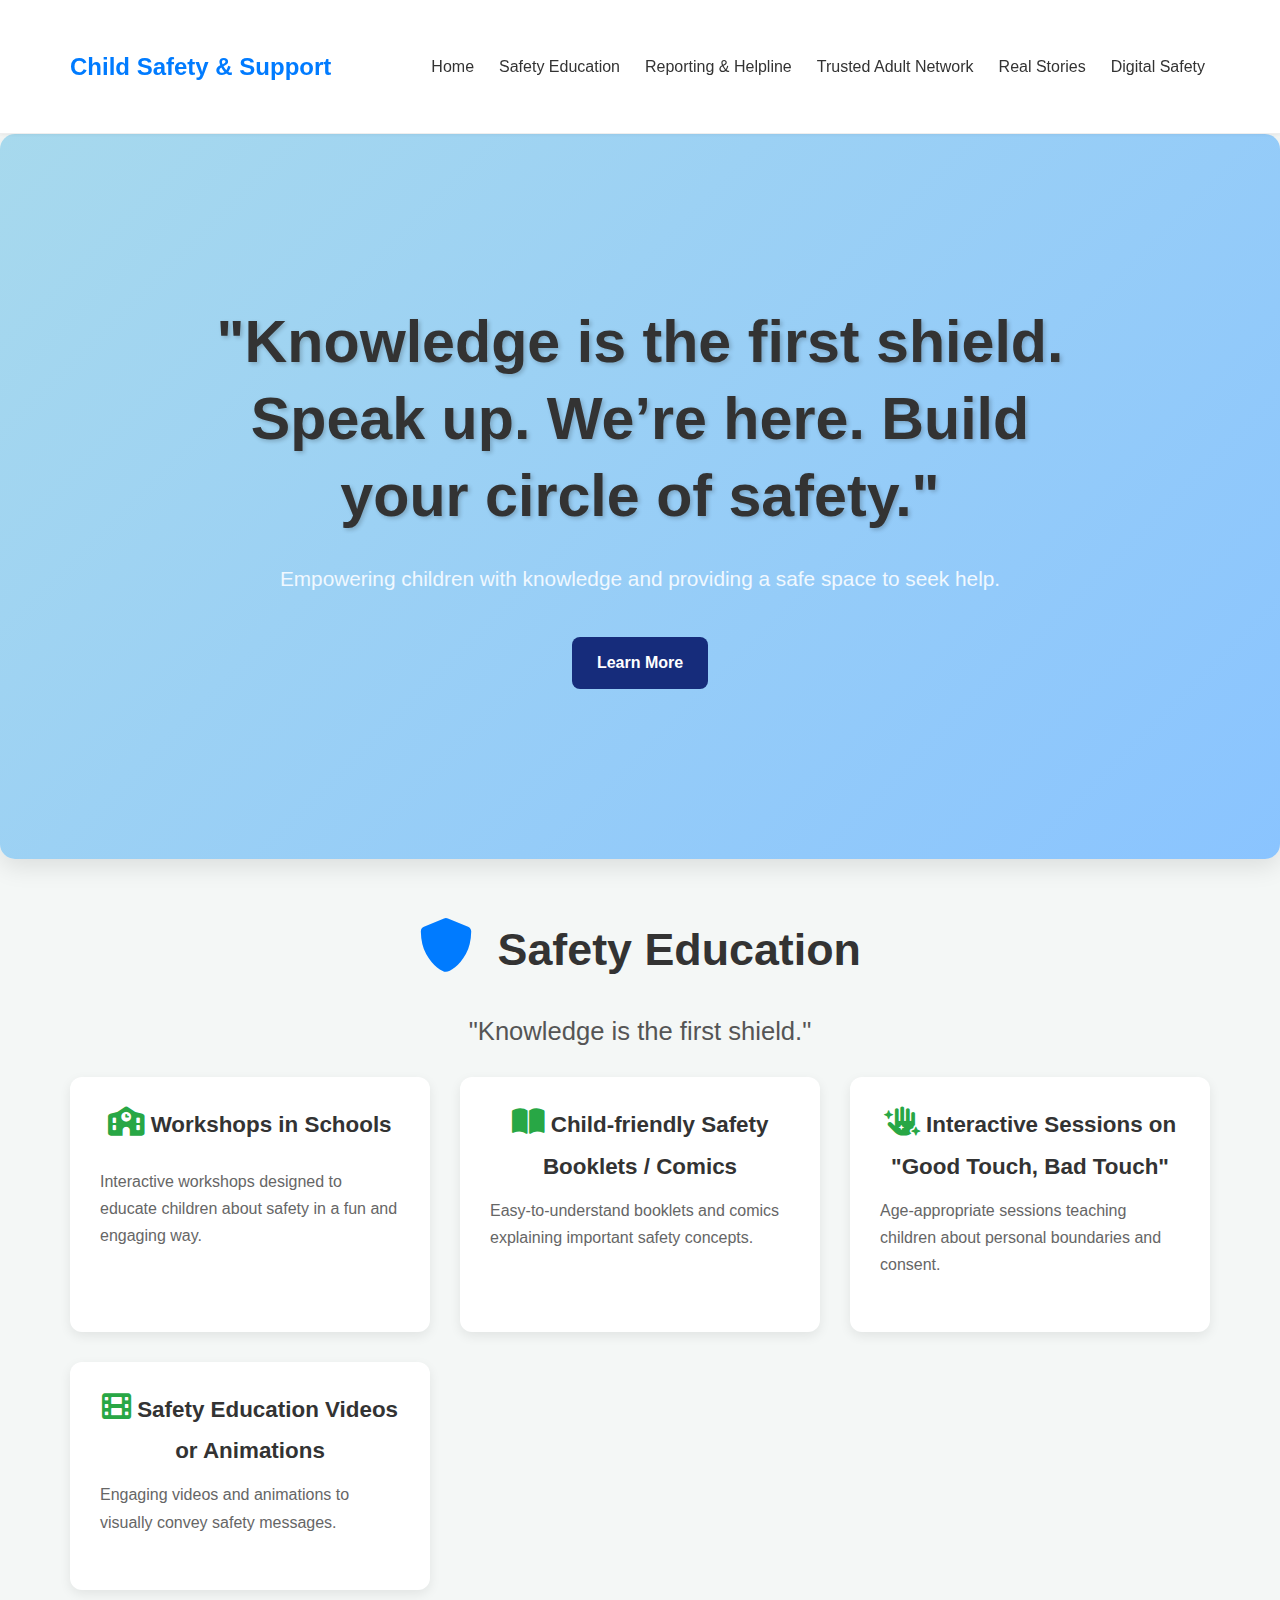
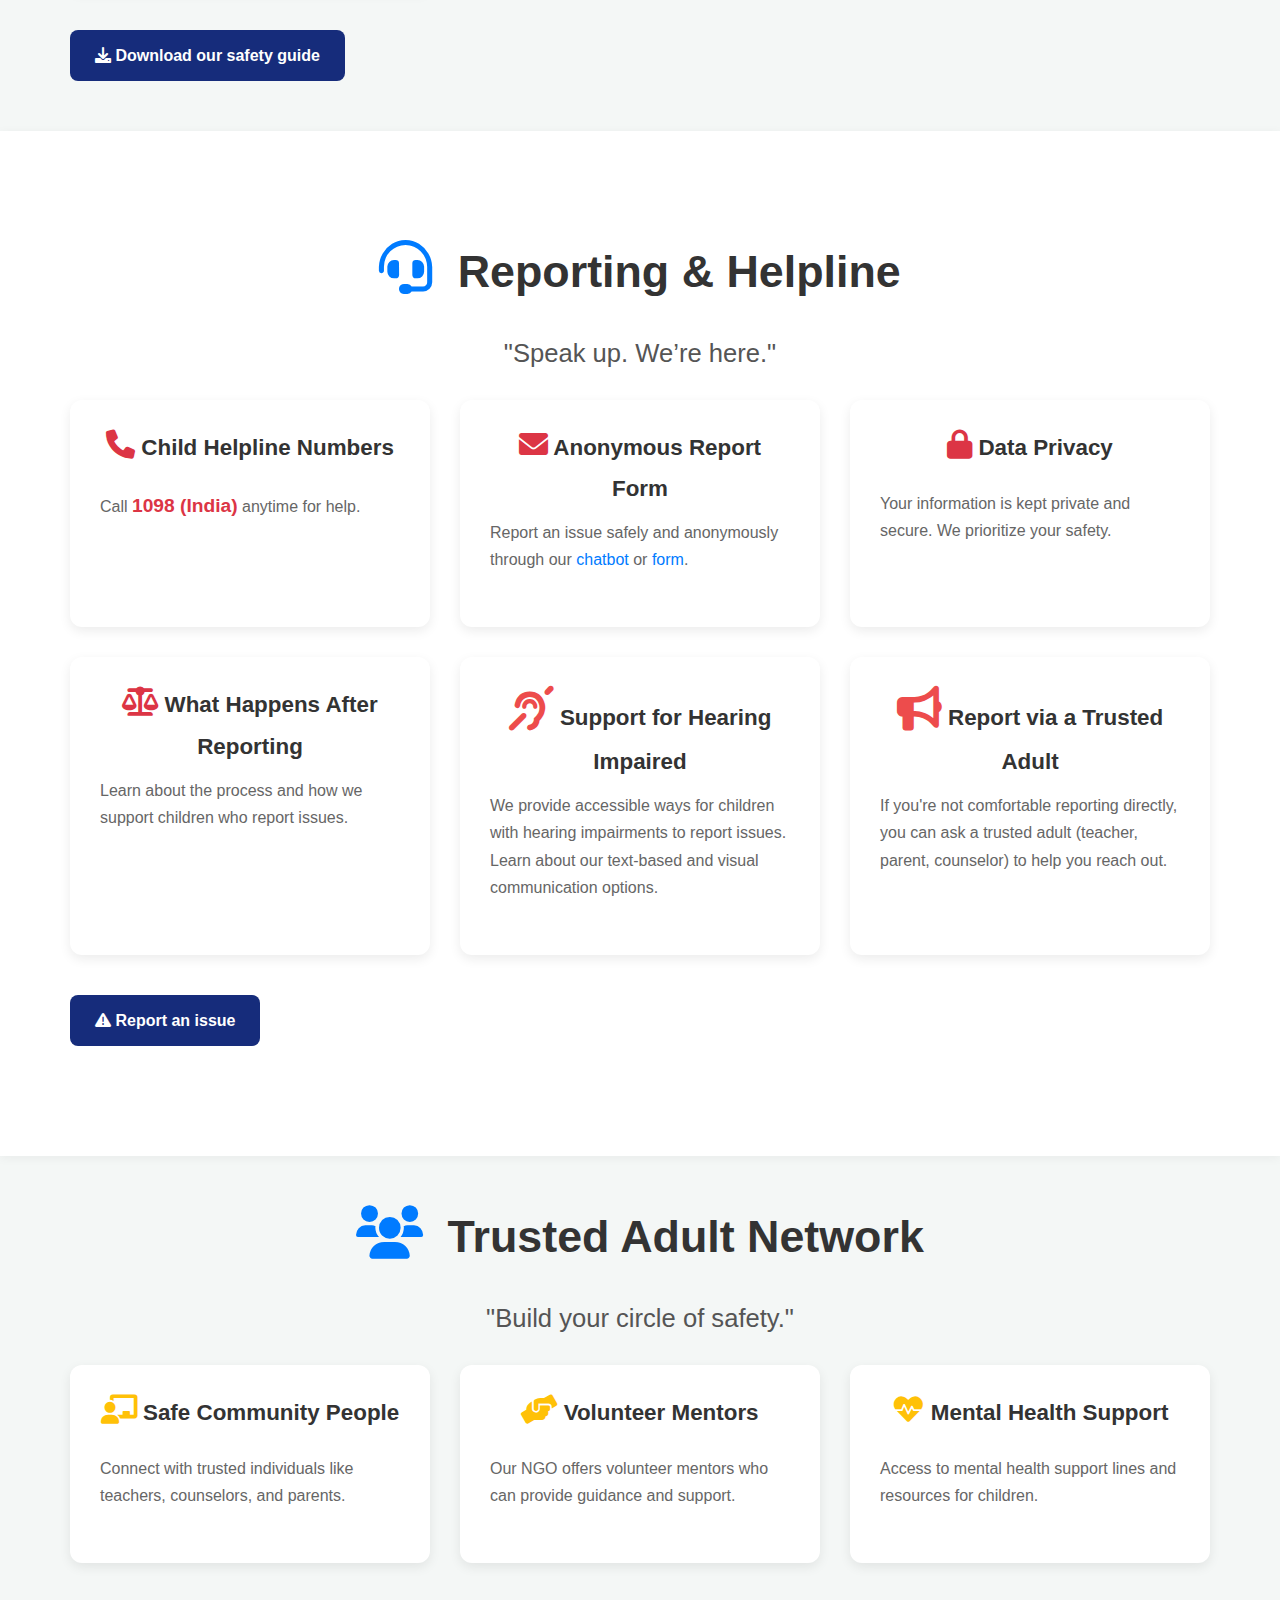
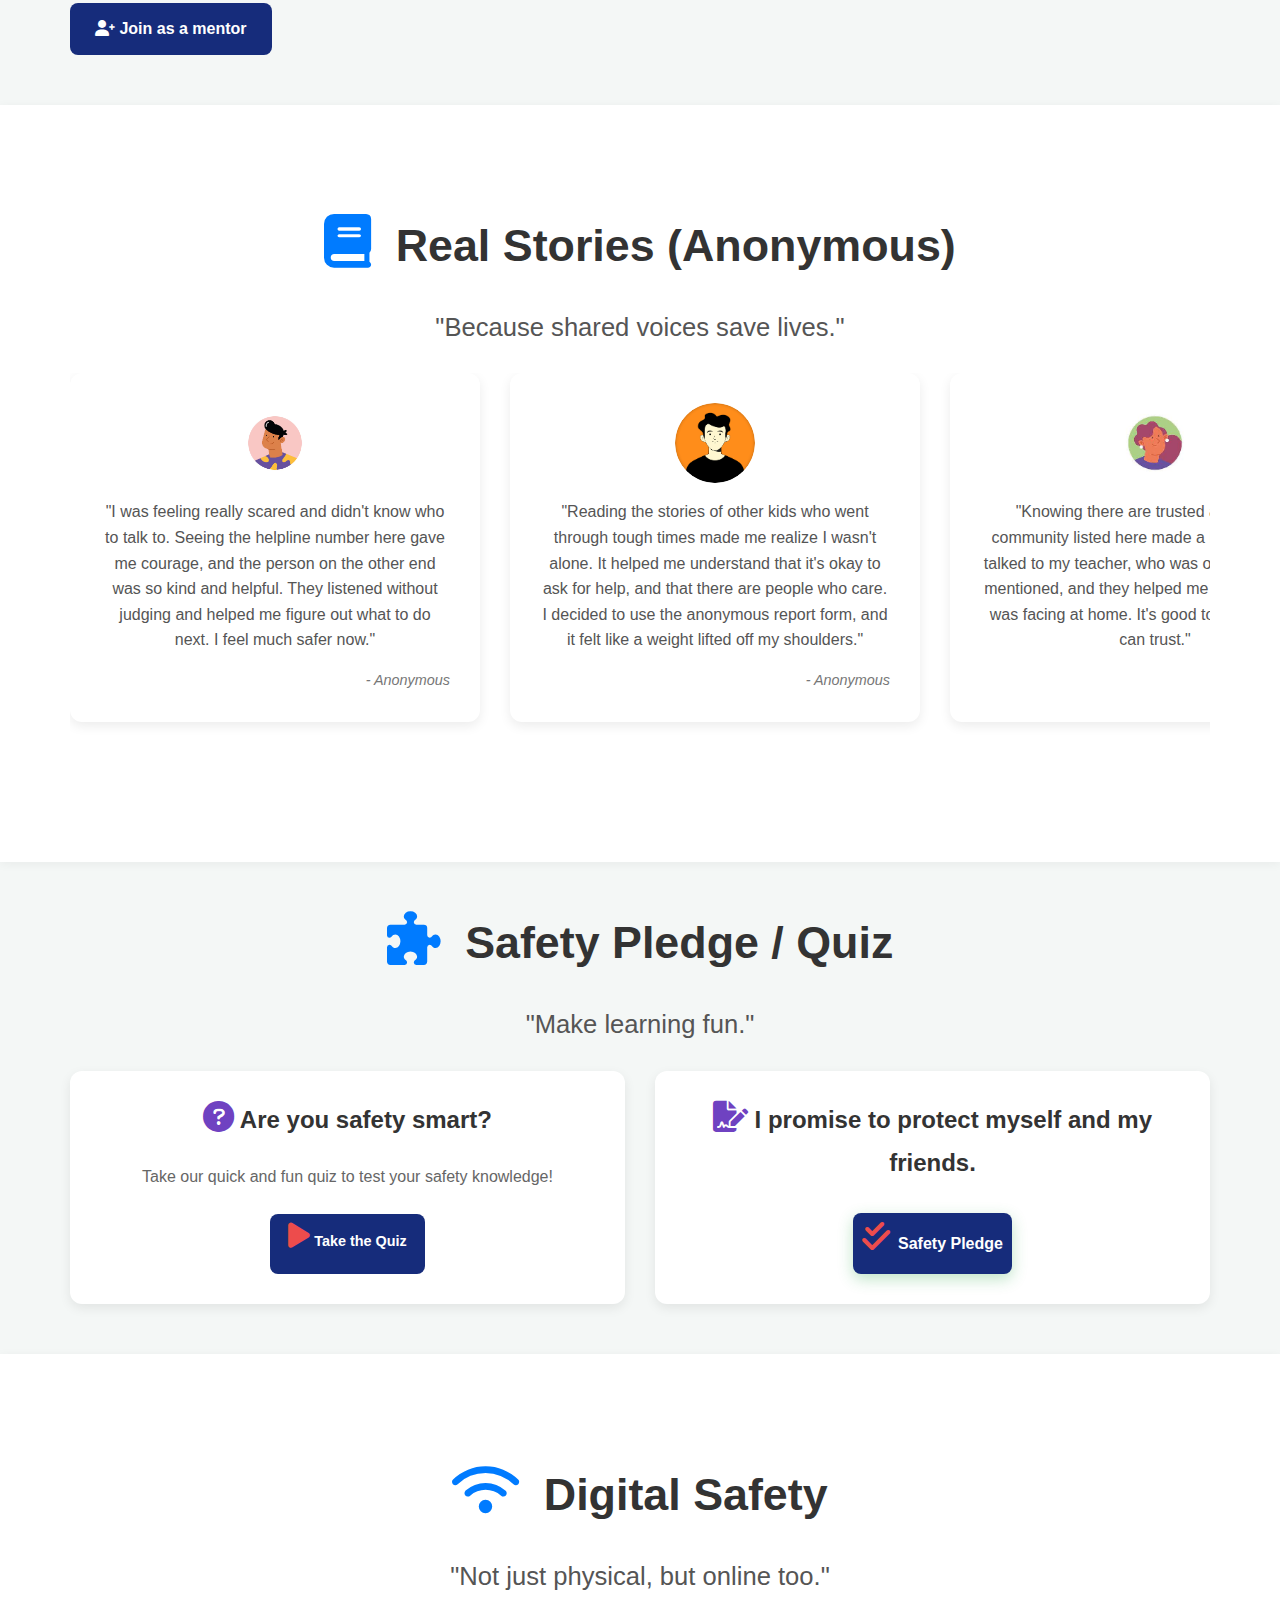
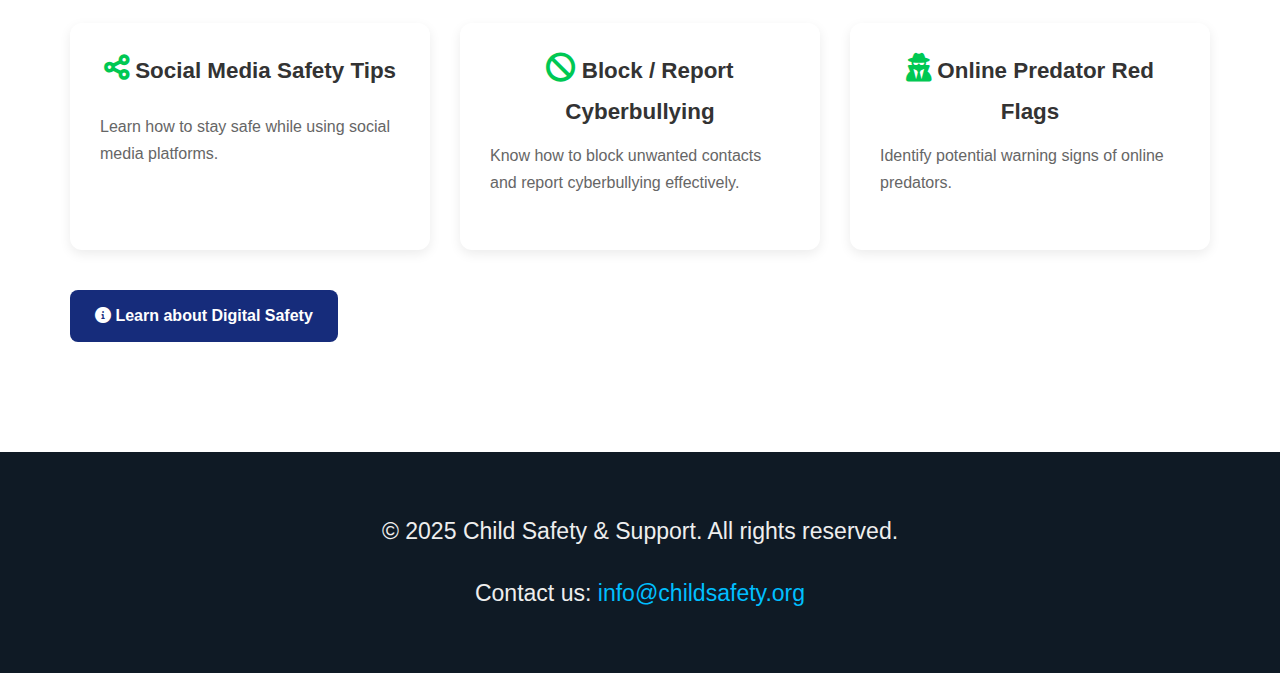
<file: children.html>
<!DOCTYPE html>
<html lang="en">
<head>
    <meta charset="UTF-8">
    <meta name="viewport" content="width=device-width, initial-scale=1.0">
    <title>Child Safety & Support</title>
    <link rel="stylesheet" href="children.css">
    <link rel="stylesheet" href="https://cdnjs.cloudflare.com/ajax/libs/font-awesome/6.0.0-beta3/css/all.min.css"> </head>
    <script src="children.js"></script>
<body>
    <header>
        <div class="container">
            <h1>Child Safety & Support</h1>
            <nav>
                <ul>
                    <li><a href="index.html">Home</a></li>
                    <li><a href="#safety-education">Safety Education</a></li>
                    <li><a href="#reporting-helpline">Reporting & Helpline</a></li>
                    <li><a href="#trusted-adults">Trusted Adult Network</a></li>
                    <li><a href="#real-stories">Real Stories</a></li>
                    <!-- <li><a href="#safety-pledge">Safety Pledge</a></li> -->
                    <li><a href="#digital-safety">Digital Safety</a></li>
                </ul>
            </nav>
        </div>
    </header>

    <section id="hero" class="hero">
        <div class="container">
            <h2>"Knowledge is the first shield. Speak up. We’re here. Build your circle of safety."</h2>
            <p>Empowering children with knowledge and providing a safe space to seek help.</p>
            <a href="#safety-education" class="button">Learn More</a>
        </div>
    </section>

    <section id="safety-education" class="section">
        <div class="container">
            <h2><i class="fas fa-shield-alt"></i> Safety Education</h2>
            <p>"Knowledge is the first shield."</p>
            <div class="grid">
                <div class="card">
                    <h3><i class="fas fa-school"></i> Workshops in Schools</h3>
                    <p>Interactive workshops designed to educate children about safety in a fun and engaging way.</p>
                </div>
                <div class="card">
                    <h3><i class="fas fa-book-open"></i> Child-friendly Safety Booklets / Comics</h3>
                    <p>Easy-to-understand booklets and comics explaining important safety concepts.</p>
                </div>
                <div class="card">
                    <h3><i class="fas fa-hand-sparkles"></i> Interactive Sessions on "Good Touch, Bad Touch"</h3>
                    <p>Age-appropriate sessions teaching children about personal boundaries and consent.</p>
                </div>
                <div class="card">
                    <h3><i class="fas fa-film"></i> Safety Education Videos or Animations</h3>
                    <p>Engaging videos and animations to visually convey safety messages.</p>
                </div>
            </div>
            <a href="#" class="button"><i class="fas fa-download"></i> Download our safety guide</a>
        </div>
    </section>

    <section id="reporting-helpline" class="section bg-light">
        <div class="container">
            <h2><i class="fas fa-headset"></i> Reporting & Helpline</h2>
            <p>"Speak up. We’re here."</p>
            <div class="grid">
                <div class="card">
                    <h3><i class="fas fa-phone"></i> Child Helpline Numbers</h3>
                    <p>Call <strong class="helpline-number">1098 (India)</strong> anytime for help.</p>
                </div>
                <div class="card">
                    <h3><i class="fas fa-envelope"></i> Anonymous Report Form</h3>
                    <p>Report an issue safely and anonymously through our <a href="#">chatbot</a> or <a href="#">form</a>.</p>
                </div>
                <div class="card">
                    <h3><i class="fas fa-lock"></i> Data Privacy</h3>
                    <p>Your information is kept private and secure. We prioritize your safety.</p>
                </div>
                <div class="card">
                    <h3><i class="fas fa-balance-scale"></i> What Happens After Reporting</h3>
                    <p>Learn about the process and how we support children who report issues.</p>
                </div>
                <div class="card">
                    <h3><i class="fas fa-deaf"></i> Support for Hearing Impaired</h3>
                    <p>We provide accessible ways for children with hearing impairments to report issues. Learn about our text-based and visual communication options.</p>
                </div>
                <div class="card">
                    <h3><i class="fas fa-bullhorn"></i> Report via a Trusted Adult</h3>
                    <p>If you're not comfortable reporting directly, you can ask a trusted adult (teacher, parent, counselor) to help you reach out.</p>
                </div>
            </div>
            <a href="#" class="button"><i class="fas fa-exclamation-triangle"></i> Report an issue</a>
        </div>
    </section>

    <section id="trusted-adults" class="section">
        <div class="container">
            <h2><i class="fas fa-users"></i> Trusted Adult Network</h2>
            <p>"Build your circle of safety."</p>
            <div class="grid">
                <div class="card">
                    <h3><i class="fas fa-chalkboard-teacher"></i> Safe Community People</h3>
                    <p>Connect with trusted individuals like teachers, counselors, and parents.</p>
                </div>
                <div class="card">
                    <h3><i class="fas fa-hands-helping"></i> Volunteer Mentors</h3>
                    <p>Our NGO offers volunteer mentors who can provide guidance and support.</p>
                </div>
                <div class="card">
                    <h3><i class="fas fa-heartbeat"></i> Mental Health Support</h3>
                    <p>Access to mental health support lines and resources for children.</p>
                </div>
            </div>
            <a href="#" class="button"><i class="fas fa-user-plus"></i> Join as a mentor</a>
        </div>
    </section>

    <section id="real-stories" class="section bg-light">
        <div class="container">
            <h2><i class="fas fa-book"></i> Real Stories (Anonymous)</h2>
            <p>"Because shared voices save lives."</p>
            <div class="stories-container">
                <div class="story-card">
                    <div class="masked-image">
                        <img src="pfp1.avif" alt="Anonymous Child" loading="lazy">
                    </div>
                    <p>"I was feeling really scared and didn't know who to talk to. Seeing the helpline number here gave me courage, and the person on the other end was so kind and helpful. They listened without judging and helped me figure out what to do next. I feel much safer now."</p>
                    <p class="attribution">- Anonymous</p>
                </div>
                
                <div class="story-card">
                    <div class="masked-image">
                        <img src="pfp2.png" alt="Anonymous Child" loading="lazy">
                    </div>
                    <p>"Reading the stories of other kids who went through tough times made me realize I wasn't alone. It helped me understand that it's okay to ask for help, and that there are people who care. I decided to use the anonymous report form, and it felt like a weight lifted off my shoulders."</p>
                    <p class="attribution">- Anonymous</p>
                </div>
                
                <div class="story-card">
                    <div class="masked-image">
                        <img src="pfp3.jpeg" alt="Anonymous Child" loading="lazy">
                    </div>
                    <p>"Knowing there are trusted adults in my community listed here made a big difference. I talked to my teacher, who was one of the people mentioned, and they helped me with a problem I was facing at home. It's good to know who you can trust."</p>
                    <p class="attribution">- Anonymous</p>
                </div>
            <a href="#" class="button"><i class="fas fa-eye"></i> Read their stories</a>
        </div>
    </section>

    <section id="safety-pledge" class="section">
        <div class="container">
            <h2><i class="fas fa-puzzle-piece"></i> Safety Pledge / Quiz</h2>
            <p>"Make learning fun."</p>
            <div class="pledge-quiz-container">
                <div class="card">
                    <h3><i class="fas fa-question-circle"></i> Are you safety smart?</h3>
                    <p>Take our quick and fun quiz to test your safety knowledge!</p>
                    <a href="#" class="button small"><i class="fas fa-play"></i> Take the Quiz</a>
                </div>
                <div class="card">
                    <h3><i class="fas fa-file-signature"></i> I promise to protect myself and my friends.</h3>
                    <button class="button secondary"><i class="fas fa-check-double"></i>Safety Pledge</button>
                    </div>
            </div>
        </div>
    </section>

    <section id="digital-safety" class="section bg-light">
        <div class="container">
            <h2><i class="fas fa-wifi"></i> Digital Safety</h2>
            <p>"Not just physical, but online too."</p>
            <div class="grid">
                <div class="card">
                    <h3><i class="fas fa-share-alt"></i> Social Media Safety Tips</h3>
                    <p>Learn how to stay safe while using social media platforms.</p>
                </div>
                <div class="card">
                    <h3><i class="fas fa-ban"></i> Block / Report Cyberbullying</h3>
                    <p>Know how to block unwanted contacts and report cyberbullying effectively.</p>
                </div>
                <div class="card">
                    <h3><i class="fas fa-user-secret"></i> Online Predator Red Flags</h3>
                    <p>Identify potential warning signs of online predators.</p>
                </div>
            </div>
            <a href="#" class="button"><i class="fas fa-info-circle"></i> Learn about Digital Safety</a>
        </div>
    </section>

    <footer>
        <div class="container">
            <p>&copy; 2025 Child Safety & Support. All rights reserved.</p>
            <p>Contact us: <a href="mailto:info@childsafety.org">info@childsafety.org</a></p>
        </div>
    </footer>
</body>
</html>
</file>
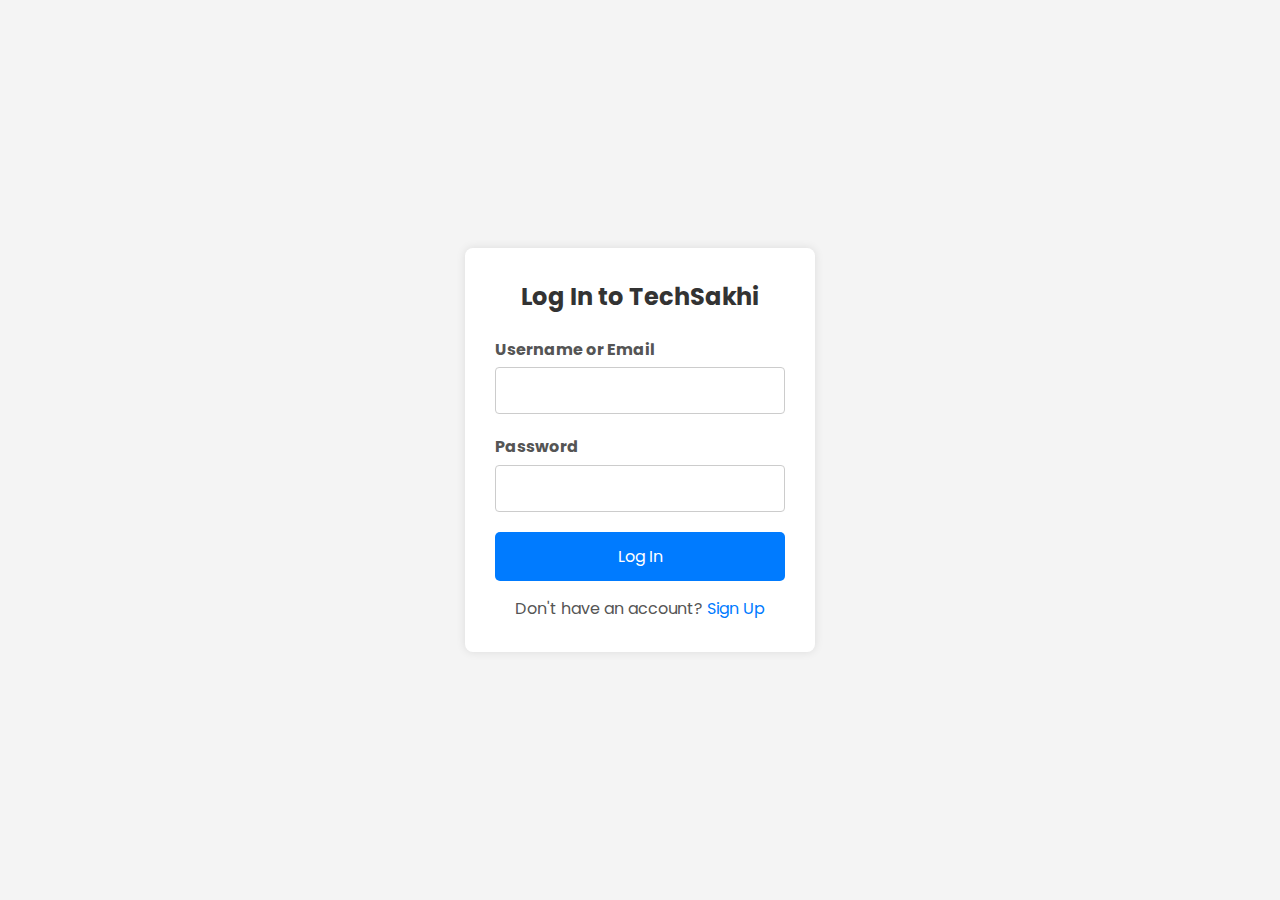
<file: login.html>
<!DOCTYPE html>
<html lang="en">
<head>
    <meta charset="UTF-8">
    <meta name="viewport" content="width=device-width, initial-scale=1.0">
    <title>TechSakhi - Login</title>
    <link rel="stylesheet" href="style.css">
    <link href="https://fonts.googleapis.com/css2?family=Poppins:wght@300;400;500;600;700&display=swap" rel="stylesheet">
    <style>
        body {
            display: flex;
            justify-content: center;
            align-items: center;
            min-height: 100vh;
            background-color: #f4f4f4;
        }

        .login-container {
            background-color: white;
            padding: 30px;
            border-radius: 8px;
            box-shadow: 0 0 10px rgba(0, 0, 0, 0.1);
            width: 350px;
        }

        .login-container h2 {
            text-align: center;
            margin-bottom: 20px;
            color: #333;
        }

        .form-group {
            margin-bottom: 20px;
        }

        .form-group label {
            display: block;
            margin-bottom: 5px;
            color: #555;
            font-weight: bold;
        }

        .form-group input[type="text"],
        .form-group input[type="password"] {
            width: 100%;
            padding: 10px;
            border: 1px solid #ccc;
            border-radius: 4px;
            box-sizing: border-box;
            font-size: 16px;
        }

        .login-button {
            background-color: #007bff;
            color: white;
            padding: 12px 20px;
            border: none;
            border-radius: 5px;
            cursor: pointer;
            font-size: 16px;
            width: 100%;
            display: block;
            text-align: center;
            text-decoration: none;
        }

        .login-button:hover {
            background-color: #0056b3;
        }

        .signup-link {
            text-align: center;
            margin-top: 15px;
            color: #555;
        }

        .signup-link a {
            color: #007bff;
            text-decoration: none;
        }

        .signup-link a:hover {
            text-decoration: underline;
        }
    </style>
</head>
<body>
    <div class="login-container">
        <h2>Log In to TechSakhi</h2>
        <form id="loginForm">
            <div class="form-group">
                <label for="username">Username or Email</label>
                <input type="text" id="username" name="username" required>
            </div>
            <div class="form-group">
                <label for="password">Password</label>
                <input type="password" id="password" name="password" required>
            </div>
            <button type="submit" class="login-button">Log In</button>
        </form>
        <p class="signup-link">Don't have an account? <a href="signup.html">Sign Up</a></p>
    </div>

    <script>
        document.addEventListener('DOMContentLoaded', function() {
            const loginForm = document.getElementById('loginForm');

            loginForm.addEventListener('submit', function(event) {
                event.preventDefault(); // Prevent the default form submission

                const username = document.getElementById('username').value;
                const password = document.getElementById('password').value;

                // In a real application, you would send these credentials to a server for authentication.
                // For this example, we'll just simulate a successful login.
                console.log('Logging in with:', { username: username, password: password });

                // Placeholder for actual authentication logic
                if (username === 'testuser' && password === 'password') {
                    alert('Login successful!');
                    // Redirect back to the main page or a dashboard
                    window.location.href = 'index.html';
                } else {
                    alert('Invalid username or password.');
                }
            });
        });
    </script>
</body>
</html>
</file>
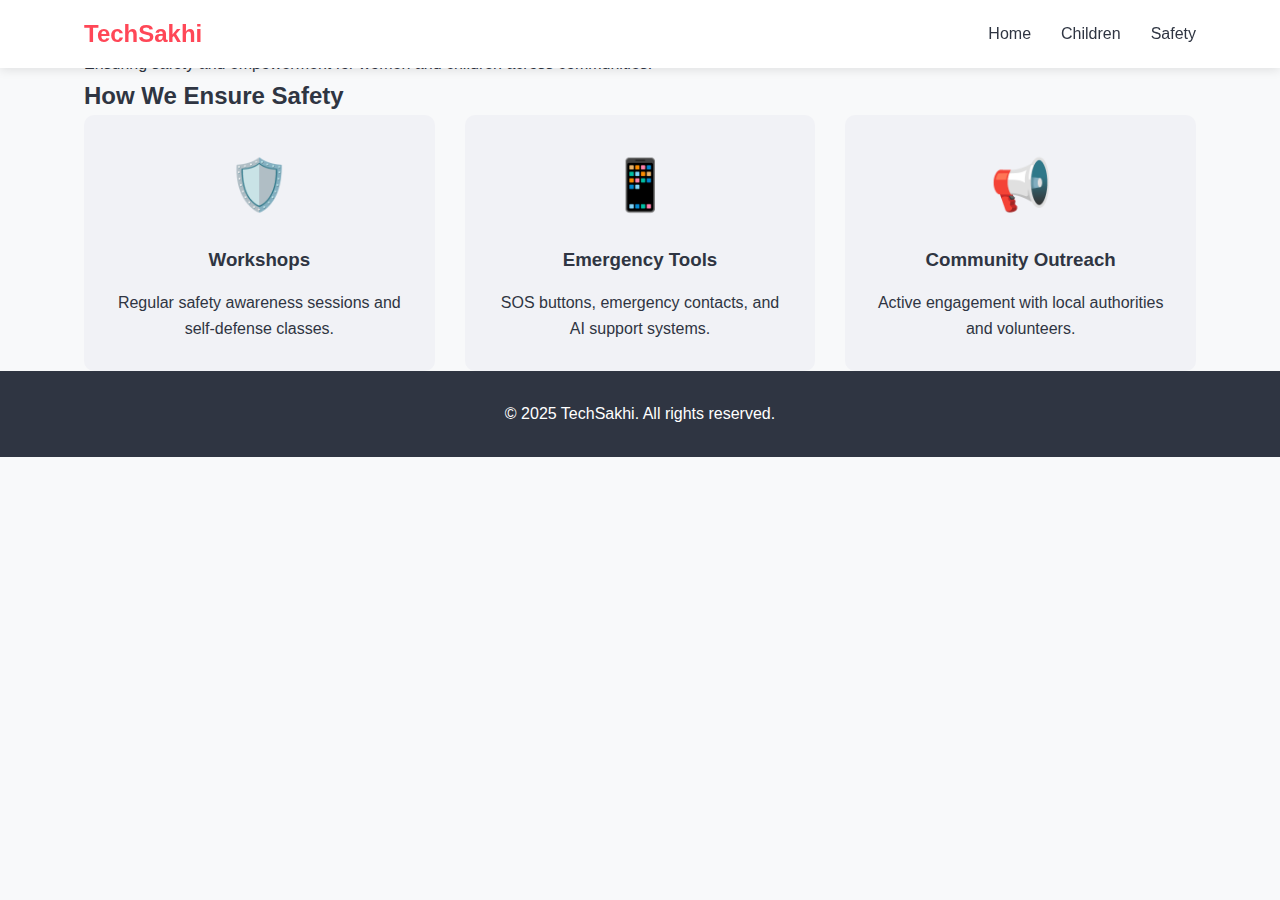
<file: safety.html>
<!-- safety.html -->
<!DOCTYPE html>
<html lang="en">
<head>
    <meta charset="UTF-8">
    <meta name="viewport" content="width=device-width, initial-scale=1.0">
    <title>Safety Initiatives - TechSakhi NGO</title>
    <link rel="stylesheet" href="style.css">
</head>
<body>
    <header>
        <div class="container">
            <div class="logo">TechSakhi</div>
            <nav>
                <ul>
                    <li><a href="index.html">Home</a></li>
                    <li><a href="children.html">Children</a></li>
                    <li><a href="safety.html" class="active">Safety</a></li>
                </ul>
            </nav>
        </div>
    </header>

    <section class="safety-hero">
        <div class="container">
            <h1>Safety Programs</h1>
            <p>Ensuring safety and empowerment for women and children across communities.</p>
        </div>
    </section>

    <section class="safety-features">
        <div class="container">
            <h2>How We Ensure Safety</h2>
            <div class="features-grid">
                <div class="feature-card">
                    <div class="icon">🛡️</div>
                    <h3>Workshops</h3>
                    <p>Regular safety awareness sessions and self-defense classes.</p>
                </div>
                <div class="feature-card">
                    <div class="icon">📱</div>
                    <h3>Emergency Tools</h3>
                    <p>SOS buttons, emergency contacts, and AI support systems.</p>
                </div>
                <div class="feature-card">
                    <div class="icon">📢</div>
                    <h3>Community Outreach</h3>
                    <p>Active engagement with local authorities and volunteers.</p>
                </div>
            </div>
        </div>
    </section>

    <footer>
        <div class="container">
            <p>&copy; 2025 TechSakhi. All rights reserved.</p>
        </div>
    </footer>
</body>
</html>
</file>
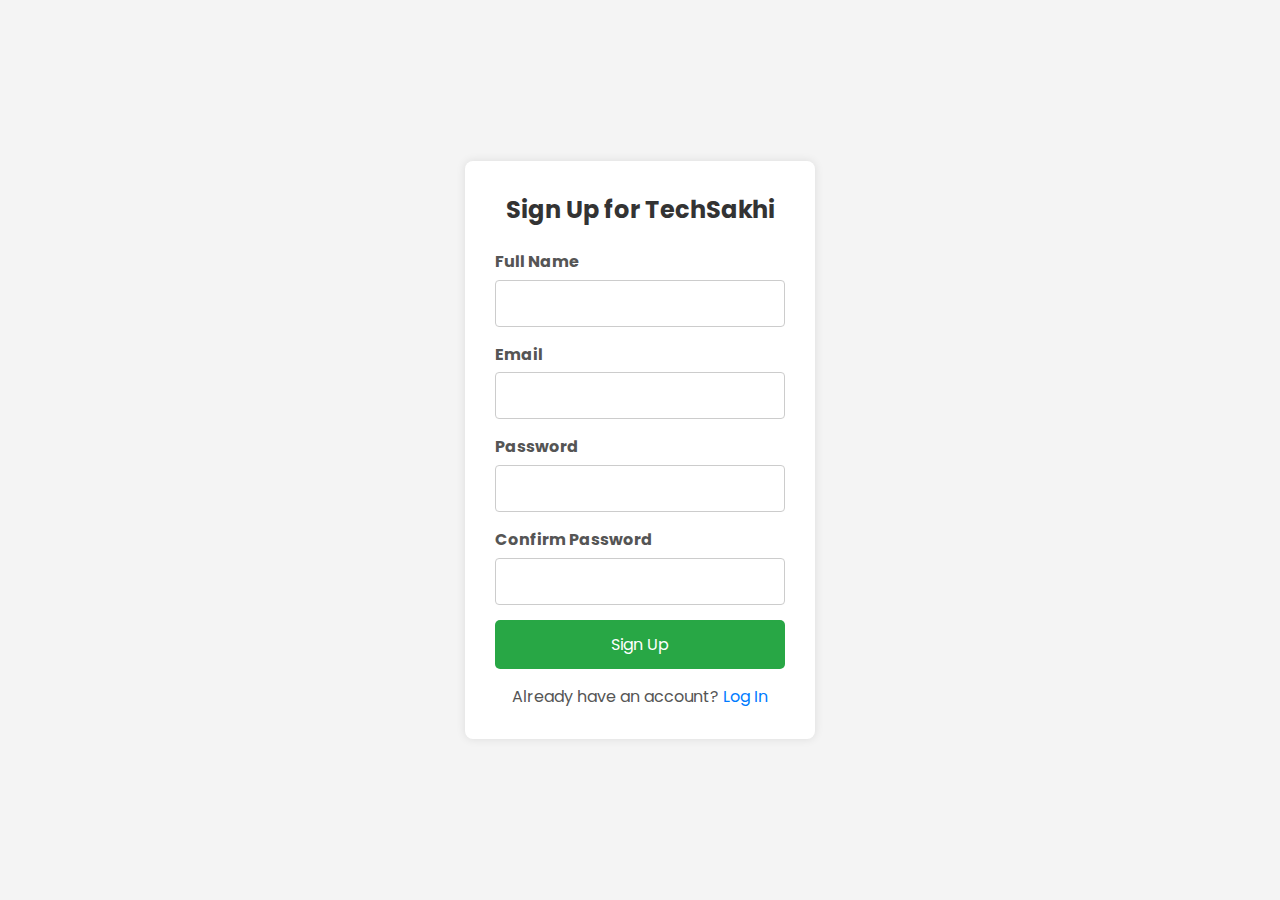
<file: signup.html>
<!DOCTYPE html>
<html lang="en">
<head>
    <meta charset="UTF-8">
    <meta name="viewport" content="width=device-width, initial-scale=1.0">
    <title>TechSakhi - Sign Up</title>
    <link rel="stylesheet" href="style.css">
    <link href="https://fonts.googleapis.com/css2?family=Poppins:wght@300;400;500;600;700&display=swap" rel="stylesheet">
    <style>
        body {
            display: flex;
            justify-content: center;
            align-items: center;
            min-height: 100vh;
            background-color: #f4f4f4;
        }

        .signup-container {
            background-color: white;
            padding: 30px;
            border-radius: 8px;
            box-shadow: 0 0 10px rgba(0, 0, 0, 0.1);
            width: 350px;
        }

        .signup-container h2 {
            text-align: center;
            margin-bottom: 20px;
            color: #333;
        }

        .form-group {
            margin-bottom: 15px;
        }

        .form-group label {
            display: block;
            margin-bottom: 5px;
            color: #555;
            font-weight: bold;
        }

        .form-group input[type="text"],
        .form-group input[type="email"],
        .form-group input[type="password"] {
            width: 100%;
            padding: 10px;
            border: 1px solid #ccc;
            border-radius: 4px;
            box-sizing: border-box;
            font-size: 16px;
        }

        .signup-button {
            background-color: #28a745; /* Green color for sign up */
            color: white;
            padding: 12px 20px;
            border: none;
            border-radius: 5px;
            cursor: pointer;
            font-size: 16px;
            width: 100%;
            display: block;
            text-align: center;
            text-decoration: none;
        }

        .signup-button:hover {
            background-color: #1e7e34;
        }

        .login-link {
            text-align: center;
            margin-top: 15px;
            color: #555;
        }

        .login-link a {
            color: #007bff;
            text-decoration: none;
        }

        .login-link a:hover {
            text-decoration: underline;
        }
    </style>
</head>
<body>
    <div class="signup-container">
        <h2>Sign Up for TechSakhi</h2>
        <form id="signupForm">
            <div class="form-group">
                <label for="name">Full Name</label>
                <input type="text" id="name" name="name" required>
            </div>
            <div class="form-group">
                <label for="email">Email</label>
                <input type="email" id="email" name="email" required>
            </div>
            <div class="form-group">
                <label for="newPassword">Password</label>
                <input type="password" id="newPassword" name="newPassword" required>
            </div>
            <div class="form-group">
                <label for="confirmPassword">Confirm Password</label>
                <input type="password" id="confirmPassword" name="confirmPassword" required>
            </div>
            <button type="submit" class="signup-button">Sign Up</button>
        </form>
        <p class="login-link">Already have an account? <a href="login.html">Log In</a></p>
    </div>

    <script>
        document.addEventListener('DOMContentLoaded', function() {
            const signupForm = document.getElementById('signupForm');

            signupForm.addEventListener('submit', function(event) {
                event.preventDefault(); // Prevent default form submission

                const name = document.getElementById('name').value;
                const email = document.getElementById('email').value;
                const newPassword = document.getElementById('newPassword').value;
                const confirmPassword = document.getElementById('confirmPassword').value;

                if (newPassword !== confirmPassword) {
                    alert("Passwords do not match.");
                    return;
                }

                // In a real application, you would send this data to a server to create a new user account.
                // For this example, we'll just simulate a successful registration.
                console.log('Signing up with:', { name: name, email: email, password: newPassword });

                // Placeholder for actual registration logic
                alert('Sign up successful!');
                // Redirect to the login page after successful registration
                window.location.href = 'login.html';
            });
        });
    </script>
</body>
</html>
</file>
<file: children.css>
/* --- GLOBAL STYLES --- */
body {
    font-family: 'Segoe UI', Tahoma, Geneva, Verdana, sans-serif;
    margin: 0;
    line-height: 1.7;
    color: #555;
    background-color: #f4f7f6; /* Light, soft background */
    -webkit-font-smoothing: antialiased;
    -moz-osx-font-smoothing: grayscale;
}

.container {
    max-width: 1140px; /* Slightly wider for better content flow */
    margin: 50px auto; /* More top/bottom margin for visual breathing room */
    padding: 0 30px;
}

h1, h2, h3 {
    color: #333;
    font-weight: 700;
    line-height: 1.3;
    margin-bottom: 1rem;
}

h2 {
    font-size: 2.8em;
    text-align: center;
    margin-bottom: 2rem;
}

h3 {
    font-size: 1.6em;
    margin-bottom: 0.8rem;
}

p {
    font-size: 1.6em;
    margin-bottom: 1.5rem;
    text-align: center;
}

a {
    color: #007bff;
    text-decoration: none;
    transition: color 0.3s ease-in-out;
}

a:hover {
    color: #ffffff;
}

.button {
    display: inline-block;
    padding: 12px 25px;
    background-color: #162c7b;
    color: white;
    text-decoration: none;
    border-radius: 8px;
    font-weight: 600;
    transition: background-color 0.3s ease-in-out, transform 0.2s ease-in-out;
}
.button.secondary {
    background-color: #162c7b;
    color: white;
    padding: 7px 9px;
    border: none; /* Remove default button border */
    border-radius: 8px;
    font-weight: 600;
    cursor: pointer;
    transition: background-color 0.3s ease-in-out, transform 0.2s ease-in-out, box-shadow 0.3s ease-in-out;
    box-shadow: 0 5px 15px rgba(40, 167, 69, 0.3); /* Subtle shadow */
    font-size: 1em; /* Adjust font size as needed */
    display: inline-flex; /* To align icon and text */
    align-items: center;
    justify-content: center;
    gap: 8px; /* Spacing between icon and text */
}

.button.small {
    padding: 8px 18px;
    font-size: 0.9em;
}

.button:hover {
    background-color: #2548e3;
    transform: translateY(-2px);

}

.bg-light {
    background-color: #fff;
    box-shadow: 0 2px 10px rgba(0, 0, 0, 0.05);
    padding: 60px 0;
}

.grid {
    display: grid;
    grid-template-columns: repeat(auto-fit, minmax(320px, 1fr));
    gap: 30px;
    margin-bottom: 40px;
}

.card {
    background-color: #fff;
    padding: 30px;
    border-radius: 12px;
    box-shadow: 0 4px 12px rgba(0, 0, 0, 0.08);
    text-align: center;
    transition: transform 0.3s ease-in-out, box-shadow 0.3s ease-in-out;
}

.card:hover {
    transform: translateY(-5px);
    box-shadow: 0 8px 20px rgba(0, 0, 0, 0.1);
}

.card h3 {
    color: #333;
    margin-top: 0;
    margin-bottom: 15px;
    font-size: 1.4em;
}

.card p {
    text-align: left;
    color: #666;
    font-size: 1em;
}

/* --- HEADER --- */
header {
    background-color: #fff;
    padding: 1px 0; /* Reduced vertical padding */
    border-bottom: 1px solid #eee;
    position: sticky;
    top: 0;
    z-index: 100;
    box-shadow: 0 1px 3px rgba(0, 0, 0, 0.05); /* Less prominent shadow */
}

header .container {
    display: flex;
    justify-content: space-between;
    align-items: center;
}

header h1 {
    margin: 0;
    color: #007bff;
    font-size: 1.5em; /* Smaller title */
}

header nav ul {
    list-style: none;
    padding: 0;
    margin: 0;
    display: flex;
}

header nav ul li {
    margin-left: 15px; /* Reduced horizontal spacing */
}

header nav ul li a {
    color: #333;
    font-weight: 500;
    font-size: 1em; /* Slightly smaller link text */
    transition: color 0.3s ease-in-out;
    padding: 1px 5px; /* Adjust vertical padding for links */
    display: block; /* Make the whole link clickable */
}

header nav ul li a:hover {
    color: #007bff;
}

/* --- HERO SECTION --- */
.hero {
    background: linear-gradient(135deg, #a7d9ed 0%, #8ac4ff 100%); /* Calming gradient */
    color: #fff;
    padding: 120px 0;
    text-align: center;
    border-radius: 15px;
    margin-bottom: 60px;
    box-shadow: 0 8px 25px rgba(0, 0, 0, 0.1);
}

.hero .container {
    max-width: 900px;
}

.hero h2 {
    font-size: 3.7em;
    margin-bottom: 25px;
    text-shadow: 2px 2px 4px rgba(0, 0, 0, 0.2);
}

.hero p {
    font-size: 1.3em;
    color: #f0f8ff;
    margin-bottom: 40px;
    line-height: 1.8;
    font-weight: 400;
}

/* --- REPORTING & HELPLINE SECTION --- */
#reporting-helpline .grid {
    grid-template-columns: repeat(auto-fit, minmax(280px, 1fr));
}

.helpline-number {
    font-weight: 700;
    color: #dc3545;
    font-size: 1.2em;
}

/* --- REAL STORIES SECTION --- */
.story-card p {
    font-size: 1em; /* Adjust the base font size as needed */
    line-height: 1.6; /* Improve readability */
    color: #555; /* A slightly darker text color */
    margin-bottom: 1rem; /* Add spacing below each paragraph */
}

.story-card p.attribution {
    font-size: 0.9em; /* Slightly smaller for the attribution */
    font-style: italic;
    color: #777;
    text-align: right; /* Align the attribution to the right */
    margin-top: 0.5rem; /* Add some spacing above the attribution */
    margin-bottom: 0; /* Remove default bottom margin for the last paragraph */
}

.story-card {
    /* Existing styles for the story card */
    background-color: #fff;
    padding: 30px;
    border-radius: 12px;
    box-shadow: 0 4px 12px rgba(0, 0, 0, 0.08);
    min-width: 350px;
    text-align: left; /* Ensure the main paragraph text is left-aligned */
}
.masked-image {
    width: 80px; /* Adjust size as needed */
    height: 80px; /* Adjust size as needed */
    border-radius: 50%; /* Creates a circular mask */
    overflow: hidden; /* Hides the parts of the image that go outside the circle */
    margin: 0 auto 15px; /* Center the image and add some bottom spacing */
}

.masked-image img {
    width: 100%;
    height: 100%;
    object-fit: cover; /* Ensures the image covers the entire masked area without distortion */
}
#real-stories .stories-container {
    display: flex;
    gap: 30px;
    overflow-x: auto;
    padding-bottom: 30px;
}

#real-stories .story-card {
    background-color: #fff;
    padding: 30px;
    border-radius: 12px;
    box-shadow: 0 4px 12px rgba(0, 0, 0, 0.08);
    min-width: 350px;
    text-align: left;
}

#real-stories .story-card p.attribution {
    text-align: right;
    font-style: italic;
    color: #777;
    margin-top: 15px;
}

/* --- SAFETY PLEDGE / QUIZ SECTION --- */
#safety-pledge .pledge-quiz-container {
    display: grid;
    grid-template-columns: repeat(auto-fit, minmax(350px, 1fr));
    gap: 30px;
}

#safety-pledge .pledge-quiz-container .card {
    text-align: center;
}

#safety-pledge .pledge-quiz-container .card h3 {
    font-size: 1.5em;
}

#safety-pledge .pledge-quiz-container .card p {
    text-align: center;
}
#safety-pledge .pledge-quiz-container .card .button.secondary {
    margin-top: 20px;
}

/* --- FOOTER --- */
footer {
    background-color: #0f1a25;
    color: #eee;
    text-align: center;
    padding: 10px 0;
    font-size: 0.9em;
}

footer a {
    color: #00bfff;
}

footer a:hover {
    text-decoration: underline;
}

footer p {
    margin-bottom: 0.5rem;
}

/* --- ICON STYLES --- */
.fa-shield-alt, .fa-headset, .fa-users, .fa-book, .fa-puzzle-piece, .fa-wifi {
    color: #007bff; /* Primary color for main section icons */
    margin-right: 12px;
    font-size: 1.2em;
}

.card i {
    font-size: 2em;
    color: #ed4c4c; /* Primary color for card icons */
    margin-bottom: 15px;
}

/* Specific icon colors for visual distinction if needed */
.card i.fa-school, .card i.fa-book-open, .card i.fa-hand-sparkles, .card i.fa-film {
    color: #28a745; /* Green for education */
    font-size: 1.3em;
}

.card i.fa-phone, .card i.fa-envelope, .card i.fa-lock, .card i.fa-balance-scale {
    color: #dc3545; /* Red/Orange for urgency/security */
    font-size: 1.3em;
}

.card i.fa-chalkboard-teacher, .card i.fa-hands-helping, .card i.fa-heartbeat {
    color: #ffc107; /* Yellow/Gold for community/support */
    font-size: 1.3em;
}

.card i.fa-eye {
    color: #17a2b8; /* Cyan for awareness */
}

.card i.fa-question-circle, .card i.fa-file-signature {
    color: #6f42c1; /* Purple for interactive */
    font-size: 1.3em;
}

.card i.fa-share-alt, .card i.fa-ban, .card i.fa-user-secret {
    color: #00c853; /* Teal/Bright Green for digital safety */
    font-size: 1.3em;
}

/* --- RESPONSIVE DESIGN --- */
@media (max-width: 768px) {
    .container {
        padding: 0 20px;
        margin-top: 30px;
        margin-bottom: 30px;
    }

    h2 {
        font-size: 2.4em;
        margin-bottom: 1.5rem;
    }

    .hero {
        padding: 80px 0;
        margin-bottom: 40px;
    }

    .hero h2 {
        font-size: 2.8em;
    }

    .hero p {
        font-size: 1.15em;
        margin-bottom: 30px;
    }

    header nav ul {
        flex-direction: column;
        align-items: flex-end;
        background-color: #fff;
        position: absolute;
        top: 50px;
        right: 20px;
        width: auto;
        border-radius: 8px;
        box-shadow: 0 2px 5px rgba(0, 0, 0, 0.1);
        padding: 10px;
        display: none; /* Initially hide on smaller screens */
    }

    header nav ul.open {
        display: flex;
    }

    header nav ul li {
        margin-left: 0;
        margin-bottom: 10px;
    }

    header nav ul li:last-child {
        margin-bottom: 0;
    }

    header .container {
        position: relative;
    }

    header .menu-toggle {
        display: block;
        font-size: 1.5em;
        color: #333;
        cursor: pointer;
    }
}

@media (max-width: 576px) {
    h2 {
        font-size: 2em;
    }

    .hero h2 {
        font-size: 2.4em;
    }

    .hero p {
        font-size: 1.1em;
    }

    .grid {
        grid-template-columns: 1fr;
    }

    #real-stories .stories-container {
        min-width: auto;
    }

    #safety-pledge .pledge-quiz-container {
        grid-template-columns: 1fr;
    }
}


/* js */
/* --- CSS FOR CRAZY FEATURE 1: Particle Background --- */
.particle {
    position: absolute;
    border-radius: 50%;
    pointer-events: none;
    transition: opacity 0.5s ease;
}

/* --- CSS FOR CRAZY FEATURE 2: Interactive Pledge Button --- */
#safety-pledge .button.secondary.pledge-taken {
    background-color: #6c757d; /* Greyed out after taking pledge */
    box-shadow: none;
    transform: none;
    cursor: not-allowed;
}

/* --- CSS FOR CRAZY FEATURE 3: Dynamic Story Display --- */
.read-more-button {
    background: none;
    border: none;
    color: #007bff;
    cursor: pointer;
    padding: 0;
    font-weight: bold;
}

.read-more-button:hover {
    text-decoration: underline;
}

/* --- CSS FOR CRAZY FEATURE 5: Animated Icons --- */
.children-features .feature-card .icon i {
    transition: transform 0.3s ease-in-out;
}
</file>
<file: style.css>
/* Global Styles */
:root {
    --primary-color: #ff4757;
    --secondary-color: #57606f;
    --accent-color: #3742fa;
    --light-color: #f1f2f6;
    --dark-color: #2f3542;
    --success-color: #2ed573;
}

* {
    margin: 0;
    padding: 0;
    box-sizing: border-box;
    font-family: 'Poppins', sans-serif;
}

body {
    background-color: #f8f9fa;
    color: var(--dark-color);
    line-height: 1.6;
}

.container {
    width: 90%;
    max-width: 1200px;
    margin: 0 auto;
    padding: 0 20px;
}

.btn {
    padding: 10px 20px;
    border: none;
    border-radius: 5px;
    cursor: pointer;
    font-weight: 500;
    transition: all 0.3s ease;
}

.btn.primary {
    background-color: var(--primary-color);
    color: white;
}

.btn.secondary {
    background-color: var(--secondary-color);
    color: white;
}

.btn:hover {
    opacity: 0.9;
    transform: translateY(-2px);
}

/* Header Styles */
header {
    background-color: white;
    box-shadow: 0 2px 10px rgba(0, 0, 0, 0.1);
    position: fixed;
    width: 100%;
    z-index: 1000;
    padding: 15px 0;
}

header .container {
    display: flex;
    justify-content: space-between;
    align-items: center;
}

.logo {
    font-size: 24px;
    font-weight: 700;
    color: var(--primary-color);
}

nav ul {
    display: flex;
    list-style: none;
}

nav ul li {
    margin-left: 30px;
}

nav ul li a {
    text-decoration: none;
    color: var(--dark-color);
    font-weight: 500;
    transition: color 0.3s;
}

nav ul li a:hover {
    color: var(--primary-color);
}

/* Hero Section */
.hero {
    padding: 150px 0 100px;
    background: linear-gradient(135deg, #ff6b81 0%, #ff4757 100%);
    color: white;
    text-align: center;
}

.hero h1 {
    font-size: 48px;
    margin-bottom: 20px;
}

.hero p {
    font-size: 20px;
    margin-bottom: 30px;
}

.cta-buttons {
    display: flex;
    justify-content: center;
    gap: 20px;
}

/* Features Section */
.features {
    padding: 80px 0;
    background-color: white;
}

.features h2 {
    text-align: center;
    margin-bottom: 50px;
    font-size: 36px;
    color: var(--dark-color);
}

.features-grid {
    display: grid;
    grid-template-columns: repeat(auto-fit, minmax(250px, 1fr));
    gap: 30px;
}

.feature-card {
    background-color: var(--light-color);
    padding: 30px;
    border-radius: 10px;
    text-align: center;
    transition: transform 0.3s, box-shadow 0.3s;
}

.feature-card:hover {
    transform: translateY(-10px);
    box-shadow: 0 10px 20px rgba(0, 0, 0, 0.1);
}

.feature-card .icon {
    font-size: 50px;
    margin-bottom: 20px;
}

.feature-card h3 {
    margin-bottom: 15px;
    color: var(--dark-color);
}

/* SOS Section */
.emergency-section {
    padding: 80px 0;
    background-color: #fff5f5;
}

.emergency-section h2 {
    text-align: center;
    margin-bottom: 50px;
    font-size: 36px;
    color: var(--dark-color);
}

.sos-panel {
    max-width: 500px;
    margin: 0 auto;
    background-color: white;
    padding: 30px;
    border-radius: 10px;
    box-shadow: 0 5px 15px rgba(0, 0, 0, 0.1);
    text-align: center;
}

.sos-button {
    background-color: var(--primary-color);
    color: white;
    border: none;
    border-radius: 50%;
    width: 150px;
    height: 150px;
    font-size: 24px;
    font-weight: bold;
    margin-bottom: 30px;
    cursor: pointer;
    transition: all 0.3s;
    box-shadow: 0 0 0 rgba(255, 71, 87, 0.4);
    animation: pulse 2s infinite;
}

.sos-button:hover {
    transform: scale(1.05);
}

.sos-button.activated {
    animation: none;
    box-shadow: 0 0 20px 10px rgba(255, 71, 87, 0.6);
}

.sos-status, .location-display, .audio-indicator {
    margin-bottom: 15px;
    padding: 10px;
    border-radius: 5px;
    background-color: var(--light-color);
}

@keyframes pulse {
    0% {
        box-shadow: 0 0 0 0 rgba(255, 71, 87, 0.4);
    }
    70% {
        box-shadow: 0 0 0 15px rgba(255, 71, 87, 0);
    }
    100% {
        box-shadow: 0 0 0 0 rgba(255, 71, 87, 0);
    }
}

/* AI Chat Section */
.ai-chat {
    padding: 80px 0;
    background-color: white;
}

.ai-chat h2 {
    text-align: center;
    margin-bottom: 50px;
    font-size: 36px;
    color: var(--dark-color);
}

.chat-container {
    max-width: 800px;
    margin: 0 auto;
    border: 1px solid #ddd;
    border-radius: 10px;
    overflow: hidden;
    box-shadow: 0 5px 15px rgba(0, 0, 0, 0.1);
}

.chat-messages {
    height: 400px;
    padding: 20px;
    overflow-y: auto;
    background-color: #f9f9f9;
}

.message {
    margin-bottom: 15px;
    padding: 10px 15px;
    border-radius: 18px;
    max-width: 70%;
}

.message.user {
    background-color: var(--accent-color);
    color: white;
    margin-left: auto;
    border-bottom-right-radius: 5px;
}

.message.bot {
    background-color: white;
    border: 1px solid #ddd;
    margin-right: auto;
    border-bottom-left-radius: 5px;
}

.chat-input {
    display: flex;
    padding: 15px;
    background-color: white;
    border-top: 1px solid #ddd;
}

.chat-input input {
    flex: 1;
    padding: 10px 15px;
    border: 1px solid #ddd;
    border-radius: 30px;
    outline: none;
    font-size: 16px;
}

.chat-input button {
    margin-left: 10px;
    padding: 10px 20px;
    background-color: var(--accent-color);
    color: white;
    border: none;
    border-radius: 30px;
    cursor: pointer;
}

/* Blockchain Section */
.blockchain-section {
    padding: 80px 0;
    background-color: #f8f9fa;
}

.blockchain-section h2 {
    text-align: center;
    margin-bottom: 50px;
    font-size: 36px;
    color: var(--dark-color);
}

.blockchain-info {
    max-width: 800px;
    margin: 0 auto;
    text-align: center;
}

.wallet-status {
    padding: 15px;
    margin: 20px 0;
    background-color: #e0e0e0;
    border-radius: 5px;
    font-family: monospace;
}

.blockchain-actions {
    display: flex;
    justify-content: center;
    gap: 20px;
    margin-bottom: 30px;
}

.logs-display {
    background-color: #282c34;
    color: #abb2bf;
    padding: 20px;
    border-radius: 5px;
    text-align: left;
    font-family: monospace;
    max-height: 300px;
    overflow-y: auto;
}

/* Footer */
footer {
    background-color: var(--dark-color);
    color: white;
    padding: 30px 0;
    text-align: center;
}

/* Responsive Design */
@media (max-width: 768px) {
    header .container {
        flex-direction: column;
    }
    
    nav ul {
        margin-top: 20px;
    }
    
    nav ul li {
        margin-left: 15px;
    }
    
    .hero h1 {
        font-size: 36px;
    }
    
    .cta-buttons {
        flex-direction: column;
        align-items: center;
    }
    
    .blockchain-actions {
        flex-direction: column;
        align-items: center;
    }
}


/* === Real Stories & Reporting Section === */
canvas#incidentMap {
    background: url('https://upload.wikimedia.org/wikipedia/commons/thumb/e/ec/World_map_blank_without_borders.svg/2000px-World_map_blank_without_borders.svg.png') no-repeat center center;
    background-size: cover;
    box-shadow: 0 4px 12px rgba(0, 0, 0, 0.1);
}

.real-stories-reporting {
    background-color: #fff4f4;
    padding: 60px 0;
    font-family: 'Poppins', sans-serif;
}

.real-stories-reporting h2 {
    text-align: center;
    font-size: 2.5rem;
    font-weight: 600;
    margin-bottom: 40px;
    color: #333;
}

.stories-graph-section {
    display: flex;
    flex-wrap: wrap;
    gap: 2rem;
    align-items: center;
    justify-content: space-between;
}

.incident-text {
    flex: 1;
    min-width: 300px;
}

.incident-text h3 {
    font-size: 1.75rem;
    margin-bottom: 15px;
    color: #c0392b;
}

.incident-text p {
    font-size: 1rem;
    line-height: 1.6;
    color: #444;
}

.incident-graph {
    flex: 1;
    min-width: 300px;
    position: relative;
}

.incident-graph img {
    width: 100%;
    border-radius: 10px;
    box-shadow: 0 4px 15px rgba(0, 0, 0, 0.1);
}

/* Real Stories Card */
.real-stories-card {
    margin-top: 3rem;
    background-color: #fff;
    padding: 1.5rem 2rem;
    border-left: 6px solid #e74c3c;
    border-radius: 8px;
    box-shadow: 0 4px 12px rgba(0, 0, 0, 0.05);
}

.real-stories-card h3 {
    font-size: 1.5rem;
    color: #e74c3c;
    margin-bottom: 10px;
}

.real-stories-card em {
    font-style: italic;
    color: #777;
}

.real-stories-card p {
    font-size: 1rem;
    color: #333;
    margin-bottom: 10px;
}
.real-stories-container {
    display: flex;
    flex-wrap: wrap;
    gap: 2rem;
    margin-top: 3rem;
    justify-content: center;
}

.real-story-card {
    background-color: #fff;
    border-left: 5px solid #e74c3c;
    padding: 1.5rem;
    border-radius: 10px;
    box-shadow: 0 4px 12px rgba(0,0,0,0.08);
    flex: 1 1 300px;
    max-width: 350px;
    transition: transform 0.3s ease;
}

.real-story-card:hover {
    transform: translateY(-5px);
}

.story-text {
    font-size: 1rem;
    color: #333;
    font-style: italic;
    margin-bottom: 1rem;
}

.story-author {
    font-size: 0.9rem;
    color: #777;
    font-weight: 500;
    text-align: right;
}
.publish-story-section {
    background: linear-gradient(135deg, #fff6f6, #ffecec);
    padding: 4rem 2rem;
    border-radius: 16px;
    margin-top: 4rem;
    box-shadow: 0 10px 25px rgba(0, 0, 0, 0.05);
    text-align: center;
}

.section-heading {
    font-size: 2rem;
    color: #e74c3c;
    margin-bottom: 0.5rem;
}

.section-subtext {
    color: #444;
    font-size: 1rem;
    margin-bottom: 2rem;
    max-width: 600px;
    margin-inline: auto;
}

.publish-btn {
    background-color: #e74c3c;
    color: white;
    padding: 12px 24px;
    font-size: 1rem;
    border: none;
    border-radius: 10px;
    cursor: pointer;
    transition: background 0.3s ease;
}

.publish-btn:hover {
    background-color: #c0392b;
}

.story-form-container {
    display: none;
    margin-top: 2rem;
    background: white;
    padding: 2rem;
    border-radius: 16px;
    max-width: 600px;
    margin-inline: auto;
    box-shadow: 0 6px 20px rgba(0, 0, 0, 0.08);
    animation: fadeIn 0.5s ease-in-out;
}

.story-form-container label {
    display: block;
    margin-top: 1rem;
    font-weight: 500;
    text-align: left;
    color: #333;
}

.story-form-container span {
    color: red;
}

.story-form-container textarea,
.story-form-container input {
    width: 100%;
    padding: 12px;
    border: 1px solid #ddd;
    border-radius: 8px;
    margin-top: 0.5rem;
    font-size: 1rem;
    resize: vertical;
}

.submit-story-btn {
    margin-top: 1.5rem;
    background-color: #27ae60;
    color: white;
    padding: 12px 24px;
    border: none;
    border-radius: 10px;
    cursor: pointer;
    transition: background 0.3s ease;
}

.submit-story-btn:hover {
    background-color: #219150;
}

@keyframes fadeIn {
    from { opacity: 0; transform: translateY(20px); }
    to { opacity: 1; transform: translateY(0); }
}
.modal-overlay {
    position: fixed;
    top: 0;
    left: 0;
    width: 100%;
    height: 100%;
    background: rgba(0,0,0,0.6);
    display: none;
    justify-content: center;
    align-items: center;
    z-index: 9999;
}

.modal-box {
    background: white;
    padding: 2rem;
    border-radius: 12px;
    width: 90%;
    max-width: 500px;
    position: relative;
    box-shadow: 0 0 25px rgba(0, 0, 0, 0.3);
    animation: popIn 0.3s ease;
}

.close-btn {
    position: absolute;
    top: 12px;
    right: 16px;
    font-size: 1.5rem;
    cursor: pointer;
    color: #444;
}

.modal-box h3 {
    margin-bottom: 1rem;
    color: #e74c3c;
}

.modal-box label {
    display: block;
    margin-top: 1rem;
    font-weight: 500;
}

.modal-box textarea,
.modal-box input {
    width: 100%;
    padding: 10px;
    margin-top: 0.5rem;
    border: 1px solid #ccc;
    border-radius: 8px;
    font-size: 1rem;
}

.submit-incident-btn {
    margin-top: 1.5rem;
    background: #e74c3c;
    color: white;
    border: none;
    padding: 12px 24px;
    border-radius: 8px;
    cursor: pointer;
    transition: background 0.3s ease;
}

.submit-incident-btn:hover {
    background: #c0392b;
}

.success-msg {
    margin-top: 1rem;
    color: green;
    display: none;
    font-weight: 600;
    text-align: center;
}

@keyframes popIn {
    from { transform: scale(0.8); opacity: 0; }
    to { transform: scale(1); opacity: 1; }
}
.incident-list {
    margin-top: 1rem;
    max-height: 400px;
    overflow-y: auto;
    padding: 10px;
}

.incident-card {
    background: #f5f5f5;
    border-left: 5px solid #e74c3c;
    padding: 1rem;
    border-radius: 10px;
    margin-bottom: 1rem;
    box-shadow: 0 2px 6px rgba(0,0,0,0.1);
}

.incident-card h4 {
    margin-top: 0;
    color: #e74c3c;
}
</file>
